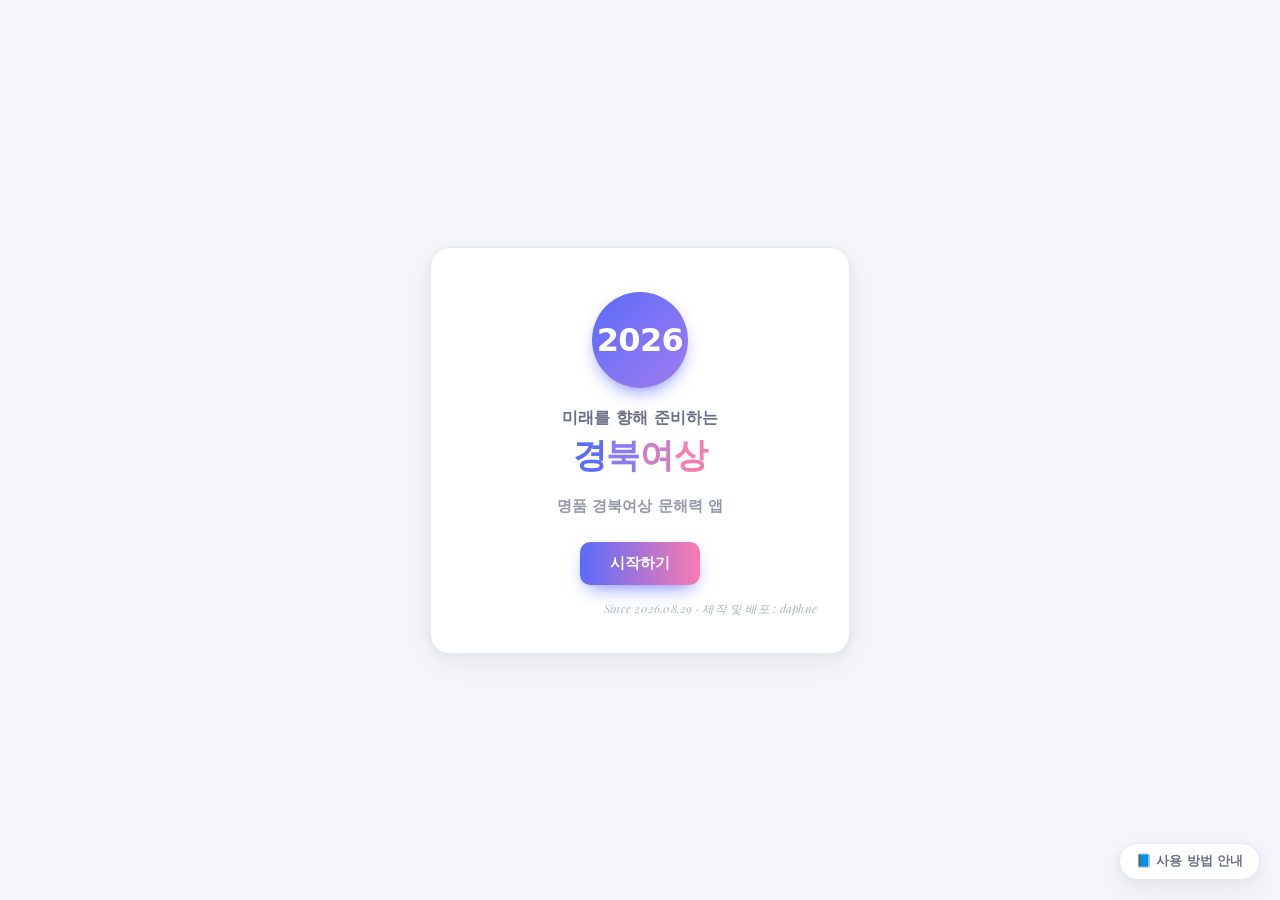
<file: index.html>
<!DOCTYPE html>
<html lang="ko">
<head>
<meta charset="UTF-8">
<meta name="viewport" content="width=device-width, initial-scale=1, maximum-scale=1">
<title>명품 경북여상 문해력 15분</title>
<meta name="description" content="특성화고 학생을 위한 하루 15분 문해력 학습">
<link rel="icon" href="assets/favicon.ico">
<link rel="icon" type="image/png" sizes="32x32" href="assets/favicon-32.png">
<link rel="apple-touch-icon" href="assets/apple-touch-icon.png">
<link rel="manifest" href="assets/manifest.json">
<link rel="preconnect" href="https://fonts.googleapis.com">
<link rel="preconnect" href="https://fonts.gstatic.com" crossorigin>
<link href="https://fonts.googleapis.com/css2?family=Playfair+Display:ital@1&display=swap" rel="stylesheet">
<link rel="stylesheet" href="css/style.css">
</head>
<body>

<div id="mobileOverlay" class="overlay" hidden></div>

<div class="app-shell">

  <header class="topbar">
    <button id="menuBtn" class="icon-btn" aria-label="메뉴 열기">
      <svg width="22" height="22" viewBox="0 0 24 24" fill="none"><path d="M3 6h18M3 12h18M3 18h18" stroke="currentColor" stroke-width="2" stroke-linecap="round"/></svg>
    </button>
    <div class="brand">
      <span class="brand-emoji">📖</span>
      <span class="brand-text">명품 경북여상 문해력 15분</span>
    </div>
    <div class="topbar-progress">
      <div class="progress-track"><div id="globalProgressBar" class="progress-fill"></div></div>
      <span id="globalProgressLabel" class="progress-label">0 / 80일</span>
    </div>
    <div class="topbar-actions">
      <a id="gameTopBtn" class="game-top" href="#game" title="게임" aria-label="게임"><span class="game-logo">GAME</span></a>
      <button id="winnersBtn" class="icon-btn winners-btn" aria-label="이번 주 위클리 행운아" title="이번 주 위클리 행운아">🎉</button>
      <div class="mileage-chip" id="mileageChip" title="학습 마일리지">
        <span class="mileage-coin">🪙</span><span id="mileageCount">0</span>
      </div>
      <div class="streak-chip" id="streakChip" title="연속 학습일">
        <span class="streak-flame">🔥</span><span id="streakCount">0</span>
      </div>
      <button id="themeBtn" class="icon-btn" aria-label="화면 모드 전환">
        <svg id="themeIcon" width="20" height="20" viewBox="0 0 24 24" fill="none"><path d="M12 3v1.5M12 19.5V21M4.2 4.2l1.1 1.1M18.7 18.7l1.1 1.1M3 12h1.5M19.5 12H21M4.2 19.8l1.1-1.1M18.7 5.3l1.1-1.1" stroke="currentColor" stroke-width="1.8" stroke-linecap="round"/><circle cx="12" cy="12" r="4.5" stroke="currentColor" stroke-width="1.8"/></svg>
      </button>
    </div>
  </header>

  <aside id="sidebar" class="sidebar">
    <div class="sidebar-header">
      <span>전체 학습 지도</span>
      <div class="sidebar-header-actions">
        <button id="adminSettingsBtn" class="icon-btn" aria-label="관리자 설정" title="관리자 설정">⚙️</button>
        <button id="closeSidebarBtn" class="icon-btn mobile-only" aria-label="닫기">✕</button>
      </div>
    </div>
    <nav id="sidebarNav" class="sidebar-nav"></nav>
  </aside>

  <main id="content" class="content"></main>

</div>

<script src="js/config.js"></script>
<script src="data/curriculum.js"></script>
<script src="data/content/w01.js"></script>
<script src="data/content/w02.js"></script>
<script src="data/content/w03.js"></script>
<script src="data/content/w04.js"></script>
<script src="data/content/w05.js"></script>
<script src="data/content/w06.js"></script>
<script src="data/content/w07.js"></script>
<script src="data/content/w08.js"></script>
<script src="data/content/w09.js"></script>
<script src="data/content/w10.js"></script>
<script src="data/content/w11.js"></script>
<script src="data/content/w12.js"></script>
<script src="data/content/w13.js"></script>
<script src="data/content/w14.js"></script>
<script src="data/content/w15.js"></script>
<script src="data/content/w16.js"></script>
<script src="data/content/w17.js"></script>
<script src="data/content/w18.js"></script>
<script src="data/content/w19.js"></script>
<script src="data/content/w20.js"></script>
<script src="data/content/w21.js"></script>
<script src="data/content/w22.js"></script>
<script src="data/content/w23.js"></script>
<script src="data/content/w24.js"></script>
<script src="data/content/w25.js"></script>
<script src="data/content/w26.js"></script>
<script src="data/content/w27.js"></script>
<script src="data/content/w28.js"></script>
<script src="data/content/w29.js"></script>
<script src="data/content/w30.js"></script>
<script src="data/content/w31.js"></script>
<script src="data/content/w32.js"></script>
<script src="data/content/w33.js"></script>
<script src="data/content/w34.js"></script>
<script src="js/splash.js"></script>
<script src="js/auth.js"></script>
<script src="js/admin.js"></script>
<script src="js/master.js"></script>
<script src="js/sync.js"></script>
<script src="js/scoreboard.js"></script>
<script src="js/winners.js"></script>
<script src="js/exam.js"></script>
<script src="js/game-hub.js"></script>
<script src="js/app.js"></script>
</body>
</html>
</file>
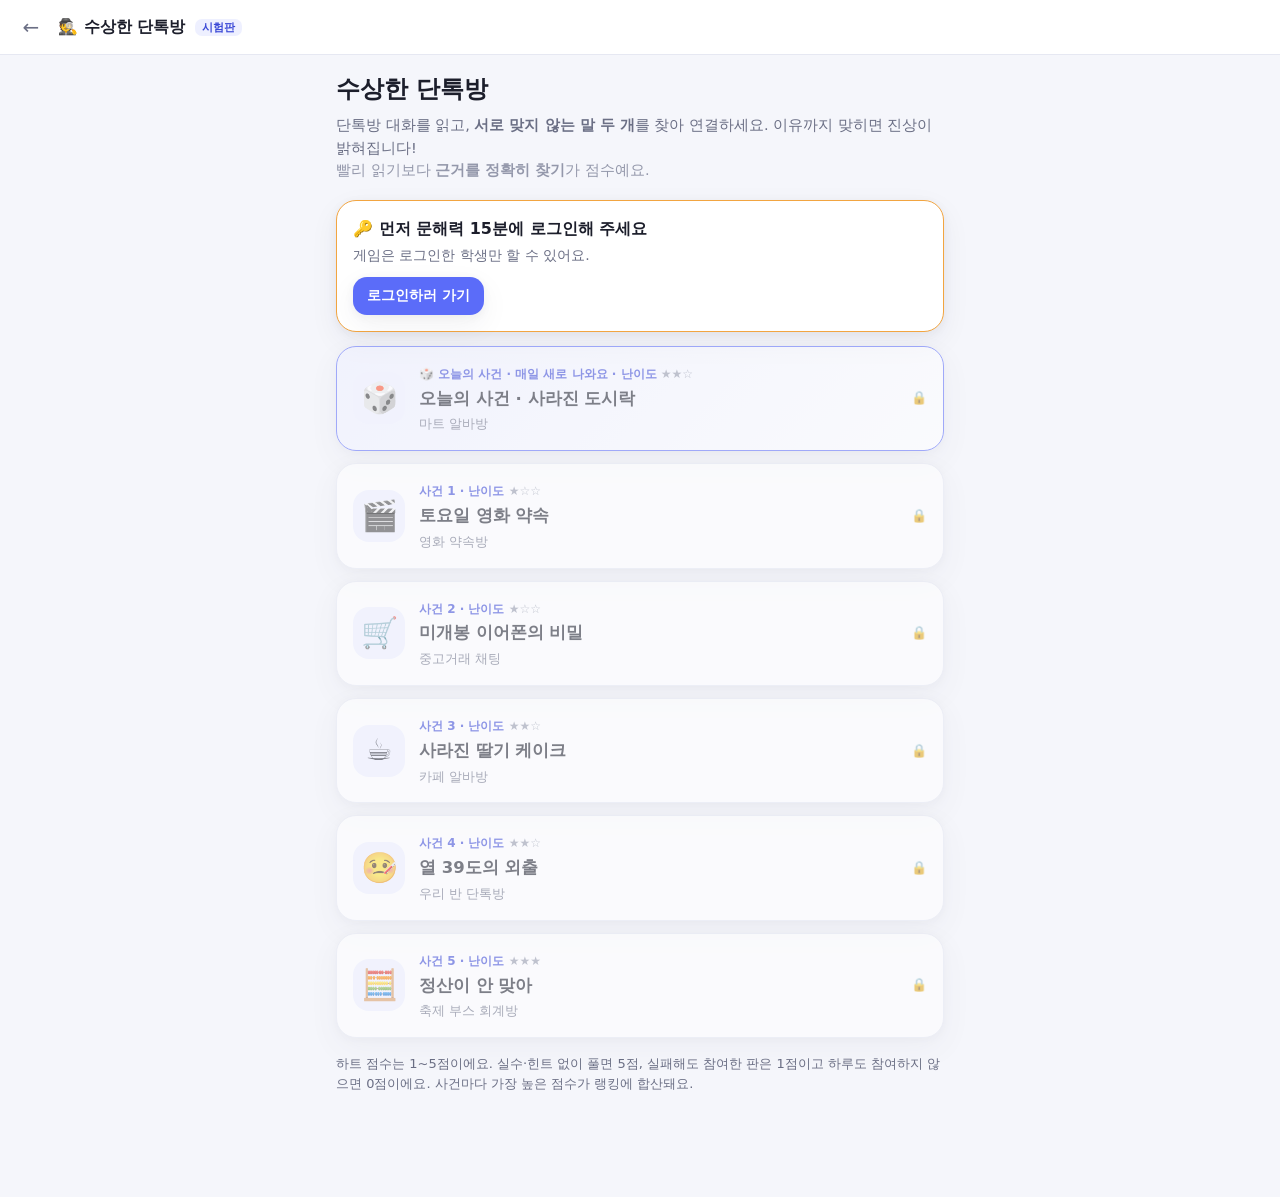
<file: games/chat-detective/index.html>
<!DOCTYPE html>
<html lang="ko">
<head>
<meta charset="UTF-8">
<meta name="viewport" content="width=device-width, initial-scale=1, viewport-fit=cover">
<meta name="robots" content="noindex">
<title>수상한 단톡방 (시험판)</title>
<link rel="stylesheet" href="style.css">
</head>
<body>
<header class="top">
  <a class="back" href="../../index.html" aria-label="문해력 15분으로 돌아가기">←</a>
  <div class="top-title">🕵️ 수상한 단톡방 <span class="beta">시험판</span></div>
  <div class="top-right" id="topRight"></div>
</header>
<main id="app" class="app" aria-live="polite"></main>
<script src="../../js/config.js"></script>
<script src="cases.js"></script>
<script src="cases-extra.js"></script>
<script src="daily.js"></script>
<script src="game.js"></script>
</body>
</html>
</file>
<file: css/style.css>
/* ============================================================
   문해력 15분 — 스타일시트
   ============================================================ */

:root{
  --bg: #f5f6fb;
  --bg-elevated: #ffffff;
  --bg-soft: #eef0fa;
  --text: #1c1e2b;
  --text-dim: #6b6f85;
  --text-faint: #9498ab;
  --border: #e6e8f2;
  --accent: #5b6cf9;
  --accent-dim: #eef0ff;
  --accent-text: #3a48d6;
  --good: #2fb380;
  --good-bg: #e6f8f0;
  --bad: #ef5c6b;
  --bad-bg: #fdeaec;
  --warn: #f2a541;
  --radius-lg: 20px;
  --radius-md: 14px;
  --radius-sm: 10px;
  --shadow: 0 2px 10px rgba(30,32,60,.05), 0 10px 30px rgba(30,32,60,.06);
  --shadow-sm: 0 1px 3px rgba(30,32,60,.08);
  --font: "Pretendard Variable", Pretendard, -apple-system, "Apple SD Gothic Neo", "Malgun Gothic", system-ui, sans-serif;
  --sidebar-w: 300px;
  --topbar-h: 62px;
}

:root[data-theme="dark"]{
  --bg: #14151f;
  --bg-elevated: #1b1d2b;
  --bg-soft: #21233366;
  --text: #eceefb;
  --text-dim: #a6a9c2;
  --text-faint: #6e7189;
  --border: #2b2d40;
  --accent: #7c88ff;
  --accent-dim: #262a4d;
  --accent-text: #aab2ff;
  --good: #45cc94;
  --good-bg: #123528;
  --bad: #ff7684;
  --bad-bg: #3a1c22;
  --warn: #f2b563;
  --shadow: 0 2px 10px rgba(0,0,0,.25), 0 10px 30px rgba(0,0,0,.3);
  --shadow-sm: 0 1px 3px rgba(0,0,0,.3);
}

@media (prefers-color-scheme: dark){
  :root:not([data-theme="light"]){
    --bg: #14151f;
    --bg-elevated: #1b1d2b;
    --bg-soft: #21233366;
    --text: #eceefb;
    --text-dim: #a6a9c2;
    --text-faint: #6e7189;
    --border: #2b2d40;
    --accent: #7c88ff;
    --accent-dim: #262a4d;
    --accent-text: #aab2ff;
    --good: #45cc94;
    --good-bg: #123528;
    --bad: #ff7684;
    --bad-bg: #3a1c22;
    --warn: #f2b563;
    --shadow: 0 2px 10px rgba(0,0,0,.25), 0 10px 30px rgba(0,0,0,.3);
    --shadow-sm: 0 1px 3px rgba(0,0,0,.3);
  }
}

*{ box-sizing: border-box; }
html,body{ height:100%; }
body{
  margin:0;
  background:var(--bg);
  color:var(--text);
  font-family:var(--font);
  -webkit-font-smoothing:antialiased;
  overflow-x:hidden;
}
button{ font-family:inherit; }
a{ color:inherit; }

/* ---------- layout ---------- */
.app-shell{
  display:grid;
  grid-template-columns: 1fr;
  grid-template-rows: var(--topbar-h) 1fr;
  grid-template-areas: "top" "main";
  min-height:100vh;
}
.topbar{
  grid-area: top;
  display:flex; align-items:center; gap:14px;
  padding: 0 18px;
  background:var(--bg-elevated);
  border-bottom:1px solid var(--border);
  position:sticky; top:0; z-index:20;
}
/* 사이드바는 화면 크기와 상관없이 기본적으로 숨겨진 드로어(서랍) 메뉴로 동작 */
.sidebar{
  background:var(--bg-elevated);
  border-right:1px solid var(--border);
  overflow-y:auto;
  position:fixed; top:0; left:0; height:100vh; width:min(88vw, 340px);
  transform:translateX(-105%); transition:transform .25s ease; z-index:30;
  box-shadow:var(--shadow);
}
.sidebar.open{ transform:translateX(0); }
.content{
  grid-area: main;
  padding: 28px 32px 80px;
  max-width: 880px;
  width:100%;
  margin:0 auto;
}

.icon-btn{
  display:inline-flex; align-items:center; justify-content:center;
  width:38px; height:38px; border-radius:50%;
  border:none; background:transparent; color:var(--text-dim);
  cursor:pointer; transition:background .15s;
}
.icon-btn:hover{ background:var(--bg-soft); color:var(--text); }
.mobile-only{ display:inline-flex; }

.brand{ display:flex; align-items:center; gap:8px; font-weight:800; font-size:17px; white-space:nowrap; }
.brand-emoji{ font-size:20px; }

.topbar-progress{ display:flex; align-items:center; gap:10px; flex:1; max-width:340px; margin-left:12px; }
.progress-track{ flex:1; height:8px; border-radius:99px; background:var(--bg-soft); overflow:hidden; }
.progress-fill{ height:100%; width:0%; border-radius:99px; background:linear-gradient(90deg,var(--accent),#8f7bff); transition:width .5s ease; }
.progress-label{ font-size:12.5px; color:var(--text-dim); white-space:nowrap; font-weight:600; }

.topbar-actions{ display:flex; align-items:center; gap:8px; margin-left:auto; min-width:0; }
.streak-chip{ display:flex; align-items:center; gap:5px; background:var(--bg-soft); padding:6px 12px; border-radius:99px; font-weight:700; font-size:13.5px; }
.streak-flame{ font-size:15px; }
.mileage-chip{
  display:flex; align-items:center; gap:5px; padding:6px 12px; border-radius:99px;
  font-weight:800; font-size:13.5px; color:#8a6300;
  background:linear-gradient(120deg,#ffe9a8,#ffd76a);
}
.mileage-coin{ font-size:15px; }

/* 깜짝 보너스 마일리지 팝업 */
.bonus-mileage-popup{
  position:fixed; top:50%; left:50%; z-index:120;
  transform:translate(-50%,-50%) scale(.6); opacity:0;
  transition:transform .4s cubic-bezier(.34,1.56,.64,1), opacity .3s ease;
  background:linear-gradient(135deg,var(--accent),#a17bf0 55%,#f97bb0);
  color:#fff; border-radius:var(--radius-lg); box-shadow:var(--shadow);
  padding:28px 40px; text-align:center; pointer-events:none;
}
.bonus-mileage-popup.show{ transform:translate(-50%,-50%) scale(1); opacity:1; }
.bonus-mileage-emoji{ font-size:34px; margin-bottom:6px; }
.bonus-mileage-text{ font-size:14px; font-weight:700; opacity:.9; margin-bottom:4px; }
.bonus-mileage-amount{ font-size:32px; font-weight:900; }
.bonus-mileage-amount span{ font-size:18px; margin-left:2px; }

/* ---------- sidebar ---------- */
.sidebar-header{
  display:flex; align-items:center; justify-content:space-between;
  padding:16px 18px 8px; font-size:12.5px; font-weight:800;
  color:var(--text-faint); letter-spacing:.03em; text-transform:uppercase;
}
.sidebar-header-actions{ display:flex; align-items:center; gap:2px; }
.sidebar-nav{ padding:4px 10px 24px; }

.week-group{ margin-bottom:4px; }
.week-head{
  display:flex; align-items:center; gap:10px; width:100%;
  padding:11px 10px; border:none; background:none; cursor:pointer;
  border-radius:var(--radius-sm); color:var(--text);
  font-family:inherit; text-align:left;
}
.week-head:hover{ background:var(--bg-soft); }
.week-badge{
  width:28px; height:28px; border-radius:8px; flex:none;
  display:flex; align-items:center; justify-content:center;
  font-size:12px; font-weight:800; background:var(--accent-dim); color:var(--accent-text);
}
.week-title{ flex:1; font-size:13.5px; font-weight:700; }
.exam-badge{ font-size:10px; font-weight:800; color:#c94b4b; background:#fdeaea; padding:1px 6px; border-radius:6px; margin-left:4px; white-space:nowrap; }
.week-meta{ font-size:11px; color:var(--text-faint); font-weight:600; }
.week-chevron{ transition:transform .2s; color:var(--text-faint); }
.week-group.open .week-chevron{ transform:rotate(90deg); }

.week-days{ display:none; padding:2px 0 10px 6px; }
.week-group.open .week-days{ display:block; }

.day-item{
  display:flex; align-items:center; gap:10px;
  padding:9px 10px 9px 14px; margin:1px 0;
  border-radius:var(--radius-sm); cursor:pointer;
  border-left:2px solid var(--border);
  font-size:13px; color:var(--text-dim);
}
.day-item:hover{ background:var(--bg-soft); color:var(--text); }
.day-item.active{ background:var(--accent-dim); color:var(--accent-text); border-left-color:var(--accent); font-weight:700; }
.day-item.done .day-dot{ background:var(--good); border-color:var(--good); }
.day-item.done .day-dot::after{ content:"✓"; color:#fff; font-size:9px; }
.day-item.locked{ opacity:.5; }

/* 정기고사 메뉴: 시험이 열리면(응시 가능) 강조, 아직 일정 전이면 흐리게 */
.exam-group{ margin-bottom:10px; padding-bottom:8px; border-bottom:1px solid var(--border); }
.exam-section-head{ cursor:default; }
.exam-section-head:hover{ background:none; }
.exam-file-item{ text-decoration:none; }
.exam-file-item.exam-wait{ opacity:.45; cursor:default; }
.exam-file-item.exam-wait:hover{ background:none; color:var(--text-dim); }
.exam-file-item.exam-open{ font-weight:700; color:var(--text); border-left-color:var(--accent); }
.exam-file-item.exam-open .day-tag{ background:var(--accent); color:#fff; }

/* 전체 학습지 PDF 링크: 정기고사와 달리 실제로 눌러서 여는 링크이므로
   흐리게 표시하지 않고, 정기고사 목록과는 얇은 구분선으로만 분리 */
.resource-group{ margin-bottom:10px; padding-bottom:8px; border-bottom:1px solid var(--border); }
.resource-file-item{ text-decoration:none; font-weight:600; }

.day-dot{
  width:18px; height:18px; border-radius:50%; flex:none;
  border:2px solid var(--text-faint);
  display:flex; align-items:center; justify-content:center;
}
.day-type-icon{ font-size:13px; flex:none; }
.day-label{ flex:1; line-height:1.3; }
.day-tag{
  font-size:9.5px; font-weight:800; padding:2px 6px; border-radius:6px;
  background:var(--bg-soft); color:var(--text-faint); flex:none;
}

/* ---------- content: shared ---------- */
.worksheet-tip{
  display:flex; align-items:flex-start; gap:8px;
  background:var(--accent-dim); color:var(--accent-text);
  border-radius:var(--radius-md); padding:12px 16px;
  font-size:13.5px; font-weight:700; line-height:1.5; margin-bottom:16px;
}
.crumb{ font-size:12.5px; color:var(--text-faint); font-weight:700; margin-bottom:6px; display:flex; align-items:center; gap:6px;}
.unit-chip{ padding:2px 9px; border-radius:99px; font-weight:800; font-size:11px; color:#fff; }
.page-title{ font-size:26px; font-weight:900; margin:2px 0 6px; letter-spacing:-.01em; }
.page-sub{ color:var(--text-dim); font-size:14.5px; line-height:1.6; margin-bottom:26px; }

.card{
  background:var(--bg-elevated);
  border:1px solid var(--border);
  border-radius:var(--radius-lg);
  box-shadow:var(--shadow-sm);
  padding:22px 24px;
  margin-bottom:18px;
}

/* vocab card */
.word-card{ position:relative; overflow:hidden; }
.word-card::before{
  content:""; position:absolute; left:0; top:0; bottom:0; width:5px;
  background:var(--accent);
}
.word-head{ display:flex; align-items:baseline; gap:12px; flex-wrap:wrap; margin-bottom:4px; }
.word-term{ font-size:22px; font-weight:900; }
.word-hanja{ font-size:13.5px; color:var(--text-faint); font-weight:600; }
.word-def{ font-size:15.5px; line-height:1.65; margin:8px 0 10px; }
.word-example{
  font-size:14px; line-height:1.6; color:var(--text-dim);
  background:var(--bg-soft); border-radius:var(--radius-sm);
  padding:10px 14px;
}
.word-example b{ color:var(--accent-text); font-weight:800; }
.word-note{
  margin-top:10px; font-size:12.5px; color:var(--text-faint);
  border-top:1px dashed var(--border); padding-top:8px;
}

.confusable-box{
  background:linear-gradient(135deg,var(--accent-dim),transparent);
  border:1px solid var(--border);
}
.confusable-title{ display:flex; align-items:center; gap:8px; font-weight:900; font-size:15px; margin-bottom:14px; }
.confusable-grid{ display:grid; grid-template-columns:1fr auto 1fr; gap:14px; align-items:stretch; }
.confusable-side{ background:var(--bg-elevated); border:1px solid var(--border); border-radius:var(--radius-md); padding:14px 16px; }
.confusable-side h4{ margin:0 0 6px; font-size:16.5px; }
.confusable-side p{ margin:0 0 8px; font-size:13.5px; color:var(--text-dim); line-height:1.55; }
.confusable-side .ex{ font-size:12.5px; color:var(--text-faint); }
.confusable-vs{ align-self:center; font-weight:900; color:var(--text-faint); font-size:13px; }
.confusable-tip{ margin-top:12px; font-size:13px; color:var(--accent-text); background:var(--bg-elevated); border-radius:var(--radius-sm); padding:10px 12px; }

/* checkpoint / blank sentence */
.checkpoint{ }
.checkpoint-label{ font-size:12px; font-weight:800; color:var(--accent-text); background:var(--accent-dim); display:inline-block; padding:3px 9px; border-radius:7px; margin-bottom:10px; }
.blank-sentence{ font-size:15.5px; line-height:2.1; }
.blank-btn-group{ display:inline-flex; gap:6px; vertical-align:middle; margin:0 3px; }
.blank-opt{
  border:1.5px solid var(--border); background:var(--bg-elevated);
  border-radius:8px; padding:3px 12px; font-size:14px; font-weight:700;
  color:var(--text-dim); cursor:pointer; transition:.15s;
}
.blank-opt:hover{ border-color:var(--accent); }
.blank-opt.selected{ border-color:var(--accent); background:var(--accent-dim); color:var(--accent-text); }
.blank-opt.correct{ border-color:var(--good); background:var(--good-bg); color:var(--good); }
.blank-opt.incorrect{ border-color:var(--bad); background:var(--bad-bg); color:var(--bad); }

/* 빈칸 정답(반짝)·오답(흔들림) 효과 */
.blank-opt{ position:relative; }
.blank-opt.fx-correct{ animation:blankPop .55s cubic-bezier(.2,.9,.3,1.3); z-index:2; }
.blank-opt.fx-wrong{ animation:blankShake .45s ease-in-out; }
@keyframes blankPop{
  0%{ transform:scale(1); box-shadow:0 0 0 0 var(--good); }
  35%{ transform:scale(1.24); }
  65%{ transform:scale(.97); }
  100%{ transform:scale(1); box-shadow:0 0 0 12px transparent; }
}
@keyframes blankShake{
  0%,100%{ transform:translateX(0); }
  15%{ transform:translateX(-7px); }
  30%{ transform:translateX(6px); }
  45%{ transform:translateX(-5px); }
  60%{ transform:translateX(4px); }
  75%{ transform:translateX(-2px); }
}
.blank-spark{
  position:absolute; left:50%; top:50%; pointer-events:none;
  font-size:13px; line-height:1; color:#f5b301; opacity:0;
  animation:blankSpark .75s ease-out forwards;
}
@keyframes blankSpark{
  0%{ opacity:1; transform:translate(-50%,-50%) scale(.3) rotate(0deg); }
  55%{ opacity:1; }
  100%{ opacity:0; transform:translate(calc(-50% + var(--dx)), calc(-50% + var(--dy))) scale(1.15) rotate(120deg); }
}
@media (prefers-reduced-motion: reduce){
  .blank-opt.fx-correct, .blank-opt.fx-wrong{ animation:none; }
  .blank-spark{ display:none; }
}

/* quiz items (mcq/fill) */
.quiz-item{ margin-bottom:20px; }
.quiz-item:last-child{ margin-bottom:0; }
.quiz-num{ display:inline-flex; align-items:center; justify-content:center; width:24px; height:24px; border-radius:7px; background:var(--bg-soft); color:var(--text-dim); font-size:12px; font-weight:800; margin-right:8px; }
.quiz-prompt{ font-size:15px; font-weight:700; line-height:1.55; margin-bottom:10px; }
.quiz-prompt b{ text-decoration:underline; text-underline-offset:3px; text-decoration-thickness:2px; font-weight:800; }
.quiz-hint{ font-size:12.5px; color:var(--text-faint); font-weight:600; margin-bottom:8px; }
.mcq-options{ display:grid; gap:8px; }
.mcq-opt{
  display:flex; align-items:center; gap:10px;
  border:1.5px solid var(--border); border-radius:var(--radius-sm);
  padding:11px 14px; cursor:pointer; font-size:14.5px; background:var(--bg-elevated);
  transition:.15s;
}
.mcq-opt:hover{ border-color:var(--accent); }
.mcq-opt.selected{ border-color:var(--accent); background:var(--accent-dim); }
.mcq-opt.correct{ border-color:var(--good); background:var(--good-bg); }
.mcq-opt.incorrect{ border-color:var(--bad); background:var(--bad-bg); }
.opt-mark{ width:20px; height:20px; border-radius:50%; border:1.5px solid var(--text-faint); flex:none; display:flex; align-items:center; justify-content:center; font-size:11px; color:transparent; }
.mcq-opt.correct .opt-mark{ background:var(--good); border-color:var(--good); color:#fff; }
.mcq-opt.incorrect .opt-mark{ background:var(--bad); border-color:var(--bad); color:#fff; }

.fill-row{ display:flex; align-items:center; gap:10px; flex-wrap:wrap; }
.fill-input{
  border:1.5px solid var(--border); border-radius:var(--radius-sm);
  padding:10px 14px; font-size:16px; font-family:inherit; width:180px;
  background:var(--bg-elevated); color:var(--text);
}
.fill-input:focus{ outline:none; border-color:var(--accent); }
.fill-input.correct{ border-color:var(--good); background:var(--good-bg); }
.fill-input.incorrect{ border-color:var(--bad); background:var(--bad-bg); }
.fill-feedback{ font-size:13px; font-weight:700; }
.fill-feedback.correct{ color:var(--good); }
.fill-feedback.incorrect{ color:var(--bad); }

/* passage */
.passage-box{
  background:var(--bg-soft); border-radius:var(--radius-md);
  padding:20px 22px; font-size:15px; line-height:1.85; white-space:pre-line;
  margin-bottom:8px;
}
.passage-box b{ color:var(--accent-text); }

/* buttons */
.btn{
  display:inline-flex; align-items:center; justify-content:center; gap:8px;
  border:none; border-radius:var(--radius-sm); padding:13px 22px;
  font-size:15px; font-weight:800; cursor:pointer; transition:.15s; font-family:inherit;
  text-decoration:none;
}
.btn-primary{ background:var(--accent); color:#fff; box-shadow:0 8px 20px -8px var(--accent); }
.btn-primary:hover{ filter:brightness(1.06); }
.btn-primary:disabled{ opacity:.45; cursor:not-allowed; box-shadow:none; }
.btn-ghost{ background:var(--bg-soft); color:var(--text); }
.btn-ghost:hover{ background:var(--border); }
.btn-row{ display:flex; gap:10px; justify-content:flex-end; margin-top:22px; }

/* section titles */
.section-title{ display:flex; align-items:center; gap:8px; font-size:16px; font-weight:900; margin:34px 0 14px; }
.section-title .num{ background:var(--accent); color:#fff; width:26px; height:26px; border-radius:8px; display:flex; align-items:center; justify-content:center; font-size:13px; }
.section-desc{ font-size:13px; color:var(--text-faint); margin:-8px 0 14px; }

/* quote */
.quote-card{ text-align:center; background:linear-gradient(135deg,var(--accent-dim),transparent); }
.quote-label{ font-size:12px; font-weight:800; color:var(--accent-text); margin-bottom:10px; }
.quote-text{ font-size:17px; font-weight:800; font-style:italic; line-height:1.5; }
.quote-author{ margin-top:8px; font-size:13px; color:var(--text-dim); }

/* result summary */
.result-card{ text-align:center; padding:36px 24px; }
.result-emoji{ font-size:44px; margin-bottom:8px; }
.result-score{ font-size:34px; font-weight:900; margin-bottom:4px; }
.result-msg{ color:var(--text-dim); font-size:14.5px; }

/* placeholder (coming soon) */
.placeholder-card{ text-align:center; padding:60px 24px; color:var(--text-dim); }
.placeholder-emoji{ font-size:40px; margin-bottom:10px; }

/* toast */
.toast{
  position:fixed; bottom:24px; left:50%; transform:translateX(-50%) translateY(20px);
  background:var(--text); color:var(--bg); padding:12px 22px; border-radius:99px;
  font-size:14px; font-weight:700; opacity:0; transition:.25s; pointer-events:none; z-index:100;
  box-shadow:var(--shadow);
}
.toast.show{ opacity:1; transform:translateX(-50%) translateY(0); }

/* ---------- splash ---------- */
.splash-wrap{
  position:fixed; inset:0; z-index:80; background:var(--bg);
  display:flex; align-items:center; justify-content:center; padding:24px;
}
.splash-card{
  width:100%; max-width:420px; text-align:center;
  background:var(--bg-elevated); border:1px solid var(--border);
  border-radius:var(--radius-lg); box-shadow:var(--shadow);
  padding:44px 32px 36px;
}
.splash-year{
  display:flex; align-items:center; justify-content:center;
  width:96px; height:96px; margin:0 auto 20px; border-radius:50%;
  background:linear-gradient(135deg,var(--accent),#a17bf0);
  color:#fff; font-size:32px; font-weight:900; letter-spacing:-.02em;
  box-shadow:0 8px 20px -8px var(--accent);
}
.splash-title{ display:flex; flex-direction:column; gap:4px; margin-bottom:18px; }
.splash-title-sm{ font-size:16px; font-weight:700; color:var(--text-dim); }
.splash-title-lg{
  font-size:34px; font-weight:900; letter-spacing:-.01em;
}
/* 그라데이션 배경-클리핑 방식이 일부 환경에서 안 보이는 문제가 있어,
   글자마다 고정 색상 + 밝기/글로우 애니메이션만 쓰는 방식으로 변경.
   (배경 클리핑에 의존하지 않아 어떤 브라우저에서도 확실히 보인다) */
.title-char{
  display:inline-block;
  animation: titleCharCombined 6s ease-in-out infinite;
}
.title-char:nth-child(1){ color:#5b6cf9; animation-delay:0s; }
.title-char:nth-child(2){ color:#8b7bf3; animation-delay:.25s; }
.title-char:nth-child(3){ color:#d17cc8; animation-delay:.5s; }
.title-char:nth-child(4){ color:#f97bb0; animation-delay:.75s; }
/* 0%: 꺼짐 → 6%: 순서대로 팟! 켜짐 → 16~44%: 유지
   → 50%: 다시 한 번 순서대로 반짝(샤인 대체) → 58~84%: 유지 → 92~100%: 꺼짐(반복) */
@keyframes titleCharCombined{
  0%{ opacity:0; filter:brightness(.5) drop-shadow(0 0 0 rgba(255,255,255,0)); }
  6%{ opacity:1; filter:brightness(1.7) drop-shadow(0 0 10px rgba(255,255,255,.6)); }
  16%, 44%{ opacity:1; filter:brightness(1) drop-shadow(0 0 0 rgba(255,255,255,0)); }
  50%{ opacity:1; filter:brightness(2.1) drop-shadow(0 0 16px rgba(255,255,255,.9)); }
  58%, 84%{ opacity:1; filter:brightness(1) drop-shadow(0 0 0 rgba(255,255,255,0)); }
  92%, 100%{ opacity:0; filter:brightness(.5) drop-shadow(0 0 0 rgba(255,255,255,0)); }
}
.splash-sub{ font-size:15px; font-weight:700; color:var(--text-faint); margin-bottom:26px; }
.splash-btn{
  padding:12px 30px; cursor:pointer; border:none;
  background:linear-gradient(270deg, #5b6cf9, #a17bf0, #f97bb0, #5b6cf9);
  background-size:300% 300%;
  animation:splashBtnShift 6s ease-in-out infinite;
}
@keyframes splashBtnShift{
  0%{ background-position:0% 50%; }
  50%{ background-position:100% 50%; }
  100%{ background-position:0% 50%; }
}
.splash-credit{
  margin-top:16px; text-align:right;
  font-family:"Playfair Display", Georgia, serif; font-style:italic;
  font-size:11.5px; letter-spacing:.02em; color:var(--text-faint); opacity:.75;
}

.splash-guide-link{
  position:absolute; right:20px; bottom:20px; z-index:81;
  display:flex; align-items:center; gap:6px;
  padding:9px 16px; border:1px solid var(--border); border-radius:99px;
  background:var(--bg-elevated); color:var(--text-dim);
  font-size:12.5px; font-weight:700; cursor:pointer;
  box-shadow:var(--shadow); transition:.15s;
}
.splash-guide-link:hover{ color:var(--text); background:var(--bg-soft); }

/* ---------- login ---------- */
body.pre-login .sidebar,
body.pre-login #menuBtn,
body.pre-login .topbar-progress,
body.pre-login .streak-chip,
body.pre-login .game-top,
body.pre-login .mileage-chip{ display:none; }

.login-wrap{ display:flex; justify-content:center; padding-top:6vh; }
.login-card{
  width:100%; max-width:400px; background:var(--bg-elevated);
  border:1px solid var(--border); border-radius:var(--radius-lg);
  box-shadow:var(--shadow); padding:36px 30px; text-align:center;
}
.login-emoji{ font-size:40px; margin-bottom:6px; }
.login-title{ font-size:22px; font-weight:900; margin:0 0 6px; }
.login-sub{ font-size:13.5px; color:var(--text-dim); margin:0 0 22px; line-height:1.6; }
.login-grid{ display:grid; grid-template-columns:1fr 1fr 1fr; gap:10px; margin-bottom:12px; }
.login-grid-2{ display:grid; grid-template-columns:1fr 1fr; gap:10px; margin-bottom:12px; }
.login-field{ display:flex; flex-direction:column; gap:6px; text-align:left; }
.login-field span{ font-size:12px; font-weight:700; color:var(--text-faint); }
.login-field input{
  border:1.5px solid var(--border); border-radius:var(--radius-sm);
  padding:11px 12px; font-size:16px; font-family:inherit;
  background:var(--bg-soft); color:var(--text); width:100%; text-align:center;
}
.login-field input::placeholder{ color:var(--text-faint); opacity:.55; }
.login-name input{ text-align:left; }
.login-field input:focus{ outline:none; border-color:var(--accent); background:var(--bg-elevated); }
.login-error{ color:var(--bad); font-size:13px; font-weight:700; margin-bottom:10px; }
.login-btn{ width:100%; margin-top:6px; padding:14px; font-size:15.5px; }
.login-note{ font-size:11.5px; color:var(--text-faint); margin-top:16px; line-height:1.5; }
.login-name-hint{
  font-size:13px; font-weight:700; text-align:left;
  padding:9px 12px; border-radius:var(--radius-sm); margin:-2px 0 12px;
}
.login-name-hint.ok{ background:var(--good-bg); color:var(--good); }
.login-name-hint.warn{ background:var(--bad-bg); color:var(--bad); }
.login-name-hint.loading{ background:var(--bg-soft); color:var(--text-faint); animation:loginHintBlink 1.1s ease-in-out infinite; }
@keyframes loginHintBlink{ 0%,100%{ opacity:1; } 50%{ opacity:.35; } }
.login-admin-link{
  display:block; width:100%; margin-top:18px; padding:6px;
  background:none; border:none; font-family:inherit;
  font-size:12px; color:var(--text-faint); text-decoration:underline;
  cursor:pointer;
}
.login-admin-link:hover{ color:var(--text-dim); }
.login-admin-link + .login-admin-link{ margin-top:2px; }

/* ---------- profile chip ---------- */
.profile-chip{
  position:relative; display:flex; align-items:center; gap:6px;
  background:var(--bg-soft); border-radius:99px; padding:5px 12px 5px 6px;
  font-size:13px; font-weight:700;
  min-width:0;
}
.score-icon-btn{
  display:flex; align-items:center; justify-content:center;
  width:26px; height:26px; border-radius:50%; border:none;
  background:transparent; cursor:pointer; font-size:14px; flex:none;
}
.score-icon-btn:hover{ background:var(--border); }
.profile-avatar, .profile-label{ cursor:pointer; }
.profile-label{ white-space:nowrap; overflow:hidden; text-overflow:ellipsis; max-width:70px; min-width:0; }
.profile-avatar{
  width:26px; height:26px; border-radius:50%; background:var(--accent); color:#fff;
  display:flex; align-items:center; justify-content:center; font-size:12.5px; font-weight:800; flex:none;
}
.profile-menu{
  position:absolute; top:calc(100% + 8px); right:0; z-index:40;
  background:var(--bg-elevated); border:1px solid var(--border); border-radius:var(--radius-md);
  box-shadow:var(--shadow); padding:12px; width:200px; text-align:left;
}
.profile-menu-info{ font-size:12.5px; color:var(--text-dim); margin-bottom:10px; font-weight:700; }
.profile-menu-btn{
  width:100%; border:none; background:var(--bg-soft); color:var(--text);
  padding:9px 10px; border-radius:var(--radius-sm); font-size:13px; font-weight:700; cursor:pointer;
}
.profile-menu-btn:hover{ background:var(--bad-bg); color:var(--bad); }

/* ---------- score modal ---------- */
.modal-overlay{
  position:fixed; inset:0; background:rgba(10,10,20,.5); z-index:60;
  display:flex; align-items:center; justify-content:center; padding:20px;
}
.modal-panel{
  background:var(--bg-elevated); border-radius:var(--radius-lg); box-shadow:var(--shadow);
  width:100%; max-width:560px; max-height:88vh; overflow-y:auto; padding:22px 24px 26px;
}
.modal-head{ display:flex; align-items:center; justify-content:space-between; margin-bottom:14px; }
.modal-title{ font-size:17px; font-weight:900; }
.score-loading{ padding:40px 0; text-align:center; color:var(--text-dim); font-size:14px; }
.score-empty{ padding:36px 10px; text-align:center; color:var(--text-dim); font-size:14px; line-height:1.7; }

.score-summary{ display:grid; grid-template-columns:repeat(3,1fr); gap:10px; margin-bottom:16px; }
.score-stat{
  display:flex; flex-direction:column; align-items:center; gap:2px;
  background:var(--bg-soft); border-radius:var(--radius-sm); padding:12px 8px;
}
.stat-num{ font-size:20px; font-weight:900; color:var(--accent-text); }
.stat-label{ font-size:11.5px; color:var(--text-faint); font-weight:700; }

.score-chart{ width:100%; height:150px; display:block; margin-bottom:16px; }

.score-table-wrap{ max-height:240px; overflow-y:auto; border:1px solid var(--border); border-radius:var(--radius-sm); }
.admin-modal{ max-width:640px; }
.admin-table-wrap{ max-height:360px; }
.score-table{ width:100%; border-collapse:collapse; font-size:12.5px; }
.score-table th{
  position:sticky; top:0; background:var(--bg-soft); text-align:left;
  padding:8px 10px; font-weight:800; color:var(--text-dim); border-bottom:1px solid var(--border);
}
.score-table td{ padding:8px 10px; border-bottom:1px solid var(--border); color:var(--text); }
.score-table tr:last-child td{ border-bottom:none; }
.score-cell{ font-weight:800; color:var(--accent-text); text-align:right; }
.score-note{ margin-top:12px; font-size:11.5px; color:var(--text-faint); line-height:1.6; background:var(--bg-soft); padding:10px 12px; border-radius:var(--radius-sm); }

/* winners */
.winners-btn{ font-size:17px; }
.winners-sub{ font-size:12.5px; color:var(--text-dim); font-weight:600; margin-bottom:14px; text-align:center; }
.winners-list{ list-style:none; margin:0 0 4px; padding:0; display:flex; flex-direction:column; gap:8px; }
.winner-item{
  display:flex; align-items:center; gap:12px;
  background:var(--bg-soft); border-radius:var(--radius-sm); padding:11px 14px;
}
.winner-rank{
  width:26px; height:26px; border-radius:50%; flex:none;
  background:linear-gradient(135deg,var(--accent),#a17bf0); color:#fff;
  display:flex; align-items:center; justify-content:center; font-size:12.5px; font-weight:900;
}
.winner-label{ font-size:14px; font-weight:700; }

/* ---------- mobile ---------- */
.overlay{ position:fixed; inset:0; background:rgba(10,10,20,.45); z-index:29; }
@media (max-width: 880px){
  .content{ padding:20px 16px 70px; }
  .topbar{ padding:0 12px; gap:10px; }
  .topbar-progress{ display:none; }
  .brand{ display:none; }
  .confusable-grid{ grid-template-columns:1fr; }
  .confusable-vs{ display:none; }
  .page-title{ font-size:22px; }

  /* 사이드바 메뉴 글씨를 휴대폰에서도 읽기 편하게 확대 */
  .week-title{ font-size:15.5px; }
  .week-meta{ font-size:12.5px; }
  .week-badge{ width:30px; height:30px; font-size:13px; }
  .day-item{ font-size:14.5px; padding:11px 10px 11px 14px; }
  .day-tag{ font-size:11px; padding:3px 7px; }
  .exam-section-head .week-title{ font-size:16px; }

  /* 시작 팝업(스플래시)을 휴대폰에서 훨씬 크고 확실하게 표시 */
  .splash-card{
    max-width:560px; width:100%;
    border:none; box-shadow:none; background:transparent;
    padding:12px 12px 36px;
  }
  .splash-year{ width:130px; height:130px; font-size:40px; margin-bottom:30px; }
  .splash-title{ gap:10px; margin-bottom:26px; }
  .splash-title-sm{ font-size:20px; }
  .splash-title-lg{ font-size:52px; }
  .splash-sub{ font-size:19px; margin-bottom:40px; }
  .splash-btn{ width:100%; padding:20px 30px; font-size:19px; }
}


/* ============ 정기시험 응시 화면 ============ */
.exam-intro{ text-align:center; padding:34px 22px; }
.exam-intro-emoji{ font-size:44px; margin-bottom:6px; }
.exam-intro .page-title, .exam-intro .page-sub{ text-align:center; }
.exam-rules{ text-align:left; max-width:560px; margin:18px auto 22px; padding-left:20px; line-height:1.8; font-size:14.5px; color:var(--text-dim); }
.exam-rules li{ margin-bottom:6px; }
.exam-intro .btn-row{ justify-content:center; }
.exam-pw{ width:min(100%,260px); text-align:center; margin:6px auto 10px; display:block; }
.exam-intro .login-error{ margin:0 auto 10px; }
.exam-message-title{ font-weight:800; font-size:16px; margin-bottom:6px; }
.exam-message-body{ color:var(--text-dim); line-height:1.7; }
.exam-message-actions{ justify-content:center; margin-top:16px; }

.exam-paper-head{ margin-bottom:6px; }
.exam-q{ margin-bottom:14px; scroll-margin-top:72px; }
.exam-q.answered{ border-color:var(--accent); }
.exam-q-head{ display:flex; align-items:center; gap:8px; margin-bottom:12px; }
.exam-q-meta{ font-size:12px; font-weight:700; color:var(--text-faint); }
.exam-q .passage-box{ margin-bottom:12px; font-size:14.5px; }
.exam-stem{ margin-bottom:8px; }
.exam-shown{
  background:var(--bg-soft); border-radius:var(--radius-sm);
  padding:12px 14px; margin-bottom:12px; line-height:1.7; font-size:15px; white-space:pre-line;
}
.exam-ul{ text-decoration:underline; text-underline-offset:3px; text-decoration-thickness:2px; font-weight:800; }
.exam-opt{ min-height:48px; user-select:none; -webkit-tap-highlight-color:transparent; }
.exam-opt-no{ font-weight:800; color:var(--text-faint); width:22px; flex:none; text-align:center; }
.exam-opt.selected .exam-opt-no{ color:var(--accent-text); }
.exam-opt-text{ flex:1; line-height:1.5; }
.exam-opt-mine{ font-size:11px; font-weight:800; padding:2px 7px; border-radius:6px; background:var(--bg-soft); color:var(--text-dim); flex:none; }
.exam-short{ width:min(100%,320px); }
.exam-essay{
  width:100%; box-sizing:border-box; border:1.5px solid var(--border); border-radius:var(--radius-sm);
  padding:12px 14px; font-size:16px; line-height:1.6; font-family:inherit; resize:vertical;
  background:var(--bg-elevated); color:var(--text);
}
.exam-essay:focus{ outline:none; border-color:var(--accent); }
.exam-essay-count{ text-align:right; font-size:12px; color:var(--text-faint); margin-top:4px; }

.exam-bar{
  position:sticky; bottom:0; z-index:15; display:flex; align-items:center; justify-content:space-between; gap:12px;
  background:var(--bg-elevated); border-top:1px solid var(--border); box-shadow:0 -6px 18px rgba(0,0,0,.08);
  padding:12px 16px; margin:18px -4px 0; border-radius:var(--radius-md) var(--radius-md) 0 0;
}
.exam-bar-info{ display:flex; flex-direction:column; gap:2px; font-size:13px; min-width:0; }
.exam-bar-count{ font-weight:800; }
.exam-bar-time{ color:var(--text-dim); font-variant-numeric:tabular-nums; }
.exam-bar-time.warn{ color:var(--bad); font-weight:800; }
.exam-bar-save{ color:var(--text-faint); font-size:12px; }
.exam-submit-btn{ flex:none; min-width:112px; }
.exam-confirm-body{ white-space:pre-line; margin-bottom:14px; }

.exam-result{ margin-bottom:6px; }
.exam-result-name{ font-weight:800; color:var(--text-dim); margin-bottom:6px; }
.exam-pending{ margin:12px auto 0; max-width:420px; font-size:13px; line-height:1.6; color:var(--accent-text); background:var(--accent-dim); border-radius:var(--radius-sm); padding:10px 12px; }
.exam-submitted-at{ margin-top:12px; font-size:12px; color:var(--text-faint); }
.exam-q-got{ margin-left:auto; font-weight:800; font-size:13px; color:var(--text-dim); }
.exam-badge-r{ font-size:11px; font-weight:800; padding:2px 8px; border-radius:6px; }
.exam-badge-ok{ background:var(--good-bg); color:var(--good); }
.exam-badge-bad{ background:var(--bad-bg); color:var(--bad); }
.exam-badge-pending{ background:var(--accent-dim); color:var(--accent-text); }
.exam-r-ok{ border-color:var(--good); }
.exam-r-bad{ border-color:var(--bad); }
.exam-ans-row{ display:flex; gap:10px; align-items:flex-start; padding:9px 12px; border-radius:var(--radius-sm); background:var(--bg-soft); margin-bottom:8px; font-size:14.5px; line-height:1.6; }
.exam-ans-right{ background:var(--good-bg); }
.exam-ans-label{ font-weight:800; font-size:12px; color:var(--text-dim); flex:none; width:56px; padding-top:2px; }
.exam-ans-text{ flex:1; white-space:pre-line; }
.exam-explain{ margin-top:10px; padding:10px 12px; border-left:3px solid var(--accent); background:var(--accent-dim); border-radius:0 var(--radius-sm) var(--radius-sm) 0; font-size:13.5px; line-height:1.7; color:var(--text-dim); }

@media (max-width:600px){
  .exam-bar{ padding:10px 12px; margin:16px -8px 0; }
  .exam-submit-btn{ min-width:96px; padding-left:14px; padding-right:14px; }
}


/* ============ 첫 로그인 환영 팝업 ============ */
.welcome-panel{ max-width:480px; text-align:left; padding:26px 24px 24px; }
.welcome-emoji{ font-size:40px; text-align:center; margin-bottom:4px; }
.welcome-title{ font-size:19px; font-weight:900; text-align:center; margin:0 0 4px; }
.welcome-sub{ text-align:center; color:var(--text-dim); font-size:14px; margin:0 0 16px; }
.welcome-list{ margin:0 0 14px; padding-left:22px; font-size:14.5px; line-height:1.65; }
.welcome-list li{ margin-bottom:9px; padding-left:2px; }
.welcome-list li::marker{ font-weight:800; color:var(--accent-text); }
.welcome-list b{ color:var(--accent-text); }
.welcome-prize{
  background:var(--accent-dim); color:var(--accent-text); border-radius:var(--radius-sm);
  padding:11px 13px; font-size:13.5px; font-weight:700; line-height:1.6; margin-bottom:16px;
}


/* ============ 마스터(admin) 전교 출결 대시보드 ============ */
.master-overlay{ position:fixed; inset:0; z-index:100; background:var(--bg); overflow:auto; }
.master-wrap{ max-width:1080px; margin:0 auto; padding:16px 16px 56px; }
.master-head{ display:flex; align-items:center; justify-content:space-between; gap:12px; flex-wrap:wrap; margin-bottom:6px; }
.master-title{ font-size:20px; font-weight:900; }
.master-tools{ display:flex; align-items:center; gap:8px; flex-wrap:wrap; }
.master-btn{ padding:8px 12px; font-size:13px; }
.master-date, .master-select, .master-search{
  border:1.5px solid var(--border); border-radius:var(--radius-sm); padding:8px 10px; font-size:14px; font-family:inherit;
  background:var(--bg-elevated); color:var(--text);
}
.master-date:focus, .master-select:focus, .master-search:focus{ outline:none; border-color:var(--accent); }
.master-note{ color:var(--text-dim); font-size:13.5px; margin:0 0 14px; }
.master-summary{ display:grid; grid-template-columns:repeat(4,1fr); gap:10px; margin-bottom:14px; }
.master-tile{ background:var(--bg-elevated); border:1px solid var(--border); border-radius:var(--radius-md); padding:14px 12px; text-align:center; }
.master-tile-num{ font-size:24px; font-weight:900; }
.master-tile-label{ font-size:12.5px; font-weight:700; color:var(--text-dim); margin-top:2px; }
.master-tile-sub{ font-size:12px; color:var(--text-faint); margin-top:2px; }
.master-tile.is-done .master-tile-num{ color:var(--good); }
.master-tile.is-access .master-tile-num{ color:#c98400; }
.master-tile.is-none .master-tile-num{ color:var(--bad); }
.master-chips{ display:flex; gap:8px; flex-wrap:wrap; margin-bottom:6px; }
.master-chip{
  border:1.5px solid var(--border); background:var(--bg-elevated); color:var(--text); border-radius:999px;
  padding:7px 14px; font-size:13.5px; font-weight:700; cursor:pointer; font-family:inherit;
}
.master-chip span{ margin-left:6px; font-weight:600; color:var(--text-faint); font-size:12px; }
.master-chip.active{ border-color:var(--accent); background:var(--accent-dim); color:var(--accent-text); }
.master-section-title{ font-size:15px; font-weight:900; margin:22px 0 8px; }
.master-hint{ font-size:12px; font-weight:600; color:var(--text-faint); margin-left:6px; }
.master-table td, .master-table th{ text-align:center; white-space:nowrap; }
.master-table td:first-child, .master-table th:first-child{ text-align:left; }
.master-row{ cursor:pointer; }
.master-row:hover td{ background:var(--bg-soft); }
.master-row.active td{ background:var(--accent-dim); }
.score-table-wrap.master-fit{ max-height:none; }
.master-grade-row td{ font-weight:800; }
.master-grade-row.open td{ background:var(--bg-soft); }
.master-caret{ display:inline-block; width:1.1em; color:var(--text-faint); }
.master-subrow td:first-child{ padding-left:34px; }
.master-row:focus-visible{ outline:2px solid var(--accent); outline-offset:-2px; }
.master-test{ font-size:10.5px; font-weight:800; background:var(--bg-soft); color:var(--text-faint); border-radius:5px; padding:1px 6px; margin-left:4px; }
.t-done{ color:var(--good); font-weight:800; }
.t-access{ color:#c98400; font-weight:800; }
.t-none{ color:var(--bad); font-weight:800; }
.master-bar{ display:inline-block; vertical-align:middle; width:74px; height:8px; border-radius:99px; background:var(--bg-soft); overflow:hidden; }
.master-bar i{ display:block; height:100%; background:var(--good); }
.master-pct{ display:inline-block; width:38px; text-align:right; font-size:12.5px; margin-left:6px; color:var(--text-dim); }
.master-controls{ display:flex; gap:8px; flex-wrap:wrap; margin-bottom:10px; }
.master-search{ flex:1; min-width:150px; max-width:260px; }
.master-badge{ font-size:12px; font-weight:800; padding:2px 9px; border-radius:6px; }
.master-badge.b-done{ background:var(--good-bg); color:var(--good); }
.master-badge.b-access{ background:rgba(242,165,65,.2); color:#b77700; }
.master-badge.b-none{ background:var(--bad-bg); color:var(--bad); }
.master-week{ letter-spacing:6px; font-size:14px; }
.wk-T{ color:#c98400; } .wk-D{ color:var(--good); } .wk-A{ color:#c98400; opacity:.75; } .wk-N{ color:var(--text-faint); } .wk-F{ color:var(--text-faint); opacity:.55; }
.master-empty{ color:var(--text-dim); padding:22px 10px !important; text-align:center !important; white-space:normal !important; }
.master-legend{ margin-top:12px; font-size:12px; color:var(--text-faint); line-height:1.7; }
@media (max-width:640px){
  .master-summary{ grid-template-columns:repeat(2,1fr); }
  .master-title{ font-size:17px; }
}


/* 마스터 왼쪽 메뉴 */
.master-layout{ display:grid; grid-template-columns:190px minmax(0,1fr); gap:22px; align-items:start; }
.master-side{
  position:sticky; top:12px; display:flex; flex-direction:column; gap:2px;
  background:var(--bg-elevated); border:1px solid var(--border); border-radius:var(--radius-md); padding:10px;
}
.master-nav-item{
  display:block; width:100%; text-align:left; border:none; background:none; font-family:inherit; cursor:pointer;
  padding:10px 12px; border-radius:var(--radius-sm); font-size:14px; font-weight:700; color:var(--text-dim);
}
.master-nav-item:hover{ background:var(--bg-soft); color:var(--text); }
.master-nav-item.active{ background:var(--accent-dim); color:var(--accent-text); }
.master-nav-group{ margin:12px 12px 4px; font-size:12px; font-weight:800; color:var(--text-faint); letter-spacing:.02em; }
.master-nav-sub{ padding-left:26px; font-weight:600; font-size:13.5px; }
.master-main{ min-width:0; }
.master-page-title{ font-size:18px; font-weight:900; margin:0 0 6px; }
.master-att-tools{ display:flex; align-items:center; gap:8px; flex-wrap:wrap; }
.master-att-tools.is-off{ display:none; }
.master-soon{ background:var(--bg-elevated); border:1px dashed var(--border); border-radius:var(--radius-md); padding:44px 20px; text-align:center; margin-top:14px; }
.master-soon-emoji{ font-size:38px; margin-bottom:6px; }
.master-soon-title{ font-size:16px; font-weight:900; margin-bottom:8px; }
.master-soon p{ color:var(--text-dim); font-size:14px; line-height:1.8; margin:0; }
@media (max-width:760px){
  .master-head{ position:relative; padding-right:44px; }
  #masterCloseBtn{ position:absolute; top:0; right:0; }
  .master-layout{ grid-template-columns:1fr; gap:12px; }
  .master-side{ position:static; flex-direction:row; flex-wrap:wrap; gap:6px; padding:8px; }
  .master-nav-group{ display:none; }
  .master-nav-item{ width:auto; padding:8px 12px; }
  .master-nav-sub{ padding-left:12px; }
}


/* 월별·학기별 통계 */
.master-seg{ display:inline-flex; border:1.5px solid var(--border); border-radius:var(--radius-sm); overflow:hidden; background:var(--bg-elevated); }
.master-seg-btn{ border:none; background:none; font-family:inherit; font-size:14px; font-weight:700; padding:8px 16px; cursor:pointer; color:var(--text-dim); }
.master-seg-btn.active{ background:var(--accent-dim); color:var(--accent-text); }
.master-total td{ background:var(--bg-soft); font-weight:800; }
td.master-cur{ background:var(--accent-dim); font-weight:800; color:var(--accent-text); }


/* 위클리 행운아 표 */
.master-lucky td, .master-lucky th{ min-width:84px; }
.master-lucky td.lk-week{ text-align:left; font-weight:800; white-space:nowrap; }
.master-lucky td.lk-week span{ display:block; font-size:11px; font-weight:600; color:var(--text-faint); }
.master-lucky td.lk-win{ font-weight:800; color:var(--accent-text); }
.master-lucky td.lk-x{ font-weight:800; color:var(--text-faint); }
.master-lucky td.lk-none{ color:var(--text-faint); opacity:.5; }
.master-lucky tr.master-latest td{ background:var(--accent-dim); }


/* 위클리 행운아 발표 팝업(학생) */
.lucky-panel{ max-width:440px; text-align:center; padding:28px 24px 22px; }
.lucky-emoji{ font-size:46px; margin-bottom:4px; }
.lucky-title{ font-size:19px; font-weight:900; margin:0 0 6px; line-height:1.4; }
.lucky-sub{ font-size:13px; color:var(--text-faint); font-weight:700; margin-bottom:14px; }
.lucky-big{ font-size:26px; font-weight:900; color:var(--accent-text); margin:2px 0 14px; }
.lucky-line{ font-size:14.5px; line-height:1.7; color:var(--text-dim); margin:0 0 8px; }
.lucky-winner .lucky-title{ color:var(--accent-text); }
.lucky-eligible .lucky-line{ color:var(--text); }
.lucky-actions{ display:flex; gap:8px; justify-content:center; margin-top:18px; flex-wrap:wrap; }

/* 담임 관리자 화면: 우리 반 행운아 배너 */
.admin-lucky{ background:var(--accent-dim); border-radius:var(--radius-md); padding:12px 14px; margin-bottom:12px; font-size:13.5px; line-height:1.7; }
.admin-lucky-when{ color:var(--text-faint); font-size:12px; margin-left:4px; }
.admin-lucky-who{ font-size:17px; margin:2px 0; }
.admin-lucky-name{ color:var(--accent-text); font-weight:900; }
.admin-lucky-none{ color:var(--text-dim); }
.admin-lucky-tip{ color:var(--text-dim); font-size:12.5px; }
.admin-lucky-hist{ color:var(--text-faint); font-size:12px; margin-top:4px; }

/* ---------- 나의 계획 · 마음 한 줄 카드 (extras) ---------- */
.extra-card{ border:1px solid var(--border); }
.extra-title{ font-size:14px; font-weight:800; color:var(--accent-text); margin-bottom:10px; }
.extra-prompt{ font-size:14px; font-weight:700; margin-bottom:10px; }
.extra-list{ display:flex; flex-direction:column; gap:10px; }
.extra-grid{ display:grid; grid-template-columns:repeat(auto-fit,minmax(130px,1fr)); gap:10px; }
.extra-field{ display:flex; flex-direction:column; gap:5px; }
.extra-label{ font-size:12.5px; font-weight:700; color:var(--text-dim); }
.extra-input-row{ display:flex; align-items:center; gap:6px; }
.extra-input-row input{
  flex:1; min-width:0; font:inherit; font-size:14px; color:var(--text);
  background:var(--bg-soft); border:1.5px solid var(--border); border-radius:var(--radius-sm);
  padding:10px 12px; outline:none;
}
.extra-input-row input:focus{ border-color:var(--accent); background:var(--bg-elevated); }
.extra-suffix{ font-size:13px; font-weight:700; color:var(--text-dim); }
.extra-opts{ display:flex; flex-wrap:wrap; gap:8px; }
.extra-opt{
  font:inherit; font-size:14px; font-weight:700; cursor:pointer; color:var(--text);
  background:var(--bg-soft); border:1.5px solid var(--border); border-radius:999px; padding:9px 16px;
}
.extra-opt.selected{ background:var(--accent-dim); border-color:var(--accent); color:var(--accent-text); }
.extra-mind{ background:linear-gradient(135deg,rgba(255,196,64,.16),transparent); }
.extra-mind-text{ font-size:17px; font-weight:800; line-height:1.55; margin:2px 0 10px; }
.extra-mission{ font-size:13.5px; color:var(--text-dim); line-height:1.55; margin-bottom:12px; }
.extra-checks{ display:flex; flex-direction:column; gap:8px; }
.extra-check-row{ display:flex; align-items:center; gap:10px; font-size:14px; cursor:pointer; padding:8px 10px; border-radius:var(--radius-sm); background:var(--bg-soft); }
.extra-check-row input{ width:20px; height:20px; accent-color:var(--accent); flex:none; }
.extra-note{ margin-top:10px; font-size:11.5px; color:var(--text-faint); }

/* ---------- 좁은 휴대폰(≈440px 이하): 상단바가 화면 밖으로 넘치지 않게 ---------- */
.topbar-actions > *{ flex-shrink:0; }
.topbar-actions > .profile-chip{ flex-shrink:1; }
.topbar-actions > .profile-chip .profile-label{ flex-shrink:1; }
@media (max-width: 440px){
  .topbar{ padding:0 8px; gap:6px; }
  .topbar-actions{ gap:3px; }
  .topbar-actions .icon-btn{ width:32px; height:32px; }
  .profile-chip{ padding:4px 8px 4px 4px; gap:4px; }
  .profile-label{ max-width:64px; }
  .score-icon-btn{ width:22px; height:22px; font-size:13px; }
  .profile-avatar{ width:24px; height:24px; font-size:12px; }
  .streak-chip, .mileage-chip{ padding:5px 8px; gap:3px; font-size:13px; }
}
@media (max-width: 360px){
  .profile-avatar{ display:none; }
  .profile-label{ max-width:48px; }
}


/* ---------- 🎮 게임: 사이드바 맨 위 GAME 아이콘 + 허브 ---------- */
.game-nav{
  display:flex; align-items:center; gap:10px; text-decoration:none; color:var(--text);
  margin:0 0 10px; padding:6px 10px; border-radius:12px;
  background:linear-gradient(135deg, var(--accent-dim), var(--bg-soft));
  border:1.5px solid var(--border); transition:.15s;
}
.game-nav:hover{ border-color:var(--accent); transform:translateY(-1px); }
.game-nav.active{ border-color:var(--accent); box-shadow:0 0 0 3px var(--accent-dim); }
.game-logo{
  position:relative; overflow:hidden; flex:none;
  font-family:"Arial Black", Impact, var(--font); font-weight:900; font-size:11.5px; letter-spacing:1px;
  color:#fff; padding:5px 7px; border-radius:8px; transform:rotate(-4deg);
  background:linear-gradient(135deg, #ff6b8b, #7c5cff 55%, #3dc7ff);
  box-shadow:0 3px 10px rgba(124,92,255,.35); text-shadow:0 1px 2px rgba(0,0,0,.25);
}
.game-logo::after{
  content:""; position:absolute; top:0; left:-60%; width:40%; height:100%;
  background:linear-gradient(100deg, transparent, rgba(255,255,255,.55), transparent);
  transform:skewX(-20deg); animation:gameShine 3.4s ease-in-out infinite;
}
@keyframes gameShine{ 0%,55%{ left:-60%; } 85%,100%{ left:130%; } }
.game-nav-text{ display:flex; flex-direction:column; line-height:1.25; min-width:0; flex:1; }
.game-nav-text b{ font-size:14px; }
.game-nav-text small{ font-size:11px; color:var(--text-dim); font-weight:600; }
.game-nav-go{ color:var(--accent-text); font-size:11px; }
@media (prefers-reduced-motion: reduce){ .game-logo::after{ animation:none; display:none; } }

.game-status{ margin-bottom:14px; }
.game-status-main{ font-size:18px; font-weight:800; margin-bottom:4px; }
.game-status-open{ border-color:var(--good); background:var(--good-bg); }
.game-status-lock{ border-color:var(--warn); }
.game-status-warn{ border-color:var(--bad); }
.game-note{ margin:4px 0 12px; color:var(--text-dim); font-size:14.5px; }
.game-stats{ display:flex; flex-wrap:wrap; gap:6px; margin-top:6px; }
.game-chip{ background:var(--bg-elevated); border:1px solid var(--border); border-radius:999px; padding:3px 11px; font-size:13px; font-weight:800; }
.game-section-title{ font-size:14px; font-weight:800; color:var(--text-dim); margin:18px 2px 8px; }
.game-card{ display:flex; align-items:center; gap:14px; }
.game-card-off{ opacity:.55; }
.game-card-ico{ font-size:32px; width:56px; height:56px; border-radius:18px; background:var(--accent-dim); display:flex; align-items:center; justify-content:center; flex:none; }
.game-card-body{ flex:1; min-width:0; }
.game-card-name{ font-size:17px; font-weight:800; }
.game-card-desc{ font-size:13.5px; color:var(--text-dim); }
.game-go{ text-decoration:none; flex:none; }
.game-lock{ font-size:22px; }
.game-rule ul{ margin:6px 0 0; padding-left:18px; color:var(--text-dim); font-size:14px; line-height:1.7; }
.game-rule b{ color:var(--text); }
.admin-game-title{ color:var(--text-faint); font-size:12px; font-weight:700; margin-left:2px; }

/* 상단바의 GAME 글자 아이콘: 항상 보이는 게임 입구 */
.game-top{ display:inline-flex; align-items:center; text-decoration:none; margin-right:4px; flex:none; }
.game-top .game-logo{ font-size:11px; padding:4px 7px; border-radius:8px; letter-spacing:.9px; }
.game-top:hover .game-logo{ transform:rotate(-4deg) scale(1.08); }
@media (max-width: 520px){
  .game-top{ margin-right:0; }
  .game-top .game-logo{ font-size:9.5px; padding:4px 5px; letter-spacing:.6px; border-radius:7px; }
  .profile-avatar{ display:none; }          /* GAME 글자가 들어갈 자리를 만들려고 좁은 화면에서는 이름 옆 동그라미를 숨긴다 */
}
@media (max-width: 400px){
  .topbar{ padding:0 6px; gap:4px; }
  .topbar-actions{ gap:2px; }
  .game-top .game-logo{ font-size:8.5px; padding:3px 4px; letter-spacing:.4px; }
  .streak-chip, .mileage-chip{ padding:5px 6px; font-size:12px; }
  .topbar-actions .icon-btn{ width:28px; }
  .profile-label{ max-width:44px; }
}
@media (max-width: 380px){
  .profile-label{ max-width:36px; }
}
@media (max-width: 340px){
  .game-top{ display:none; }                /* 아주 작은 화면은 사이드바 맨 위 GAME 항목을 쓴다 */
}
.game-rank{ margin-bottom:14px; }
.game-rank-sub{ font-size:11.5px; font-weight:600; color:var(--text-faint); margin-left:6px; }
.game-rank-me{ background:var(--accent-dim); color:var(--accent-text); border-radius:var(--radius-md); padding:10px 12px; font-size:14px; margin-bottom:10px; }
.game-rank-tabs{ display:flex; gap:6px; margin-bottom:8px; }
.game-rank-tab{ border:1.5px solid var(--border); background:var(--bg-soft); color:var(--text-dim); border-radius:999px; padding:4px 14px; font-weight:800; font-size:13px; cursor:pointer; }
.game-rank-tab.on{ background:var(--accent); border-color:var(--accent); color:#fff; }
.game-rank-table{ width:100%; border-collapse:collapse; font-size:14.5px; }
.game-rank-table td{ padding:7px 6px; border-bottom:1px solid var(--border); }
.game-rank-table td.rk{ width:38px; text-align:center; font-weight:800; }
.game-rank-table td.pt{ text-align:right; font-weight:800; color:var(--accent-text); white-space:nowrap; }
.game-rank-table small{ color:var(--text-faint); }
.game-rank-empty{ text-align:center; color:var(--text-faint); padding:14px 6px !important; }
</file>
<file: games/chat-detective/style.css>
/* 수상한 단톡방 — 문해력 15분과 같은 색 체계(밝은/어두운 테마) */
:root{
  --bg:#f5f6fb; --bg-elevated:#fff; --bg-soft:#eef0fa; --text:#1c1e2b; --text-dim:#6b6f85; --text-faint:#9498ab;
  --border:#e6e8f2; --accent:#5b6cf9; --accent-dim:#eef0ff; --accent-text:#3a48d6;
  --good:#2fb380; --good-bg:#e6f8f0; --bad:#ef5c6b; --bad-bg:#fdeaec; --warn:#f2a541; --gold:#f5b301;
  --bubble:#fff; --bubble-me:#dfe4ff;
  --radius-lg:20px; --radius-md:14px; --radius-sm:10px;
  --shadow:0 2px 10px rgba(30,32,60,.05),0 10px 30px rgba(30,32,60,.06);
  --font:"Pretendard Variable",Pretendard,-apple-system,"Apple SD Gothic Neo","Malgun Gothic",system-ui,sans-serif;
}
:root[data-theme="dark"]{
  --bg:#14151f; --bg-elevated:#1b1d2b; --bg-soft:#212333; --text:#eceefb; --text-dim:#a6a9c2; --text-faint:#6e7189;
  --border:#2b2d40; --accent:#7c88ff; --accent-dim:#262a4d; --accent-text:#aab2ff;
  --good:#45cc94; --good-bg:#123528; --bad:#ff7684; --bad-bg:#3a1c22; --warn:#f2b563;
  --bubble:#262839; --bubble-me:#2d3466; --shadow:0 2px 10px rgba(0,0,0,.25),0 10px 30px rgba(0,0,0,.3);
}
@media (prefers-color-scheme: dark){
  :root:not([data-theme="light"]){
    --bg:#14151f; --bg-elevated:#1b1d2b; --bg-soft:#212333; --text:#eceefb; --text-dim:#a6a9c2; --text-faint:#6e7189;
    --border:#2b2d40; --accent:#7c88ff; --accent-dim:#262a4d; --accent-text:#aab2ff;
    --good:#45cc94; --good-bg:#123528; --bad:#ff7684; --bad-bg:#3a1c22; --warn:#f2b563;
    --bubble:#262839; --bubble-me:#2d3466; --shadow:0 2px 10px rgba(0,0,0,.25),0 10px 30px rgba(0,0,0,.3);
  }
}
*{ box-sizing:border-box; }
html,body{ margin:0; padding:0; }
body{ background:var(--bg); color:var(--text); font-family:var(--font); font-size:16px; line-height:1.55; -webkit-text-size-adjust:100%; }
button{ font:inherit; color:inherit; cursor:pointer; }

.top{ position:sticky; top:0; z-index:5; display:flex; align-items:center; gap:10px; padding:10px 14px; background:var(--bg-elevated); border-bottom:1px solid var(--border); }
.back{ text-decoration:none; color:var(--text-dim); font-size:20px; width:34px; height:34px; display:flex; align-items:center; justify-content:center; border-radius:10px; }
.back:hover{ background:var(--bg-soft); }
.top-title{ font-weight:800; font-size:16px; flex:1; }
.beta{ font-size:11px; font-weight:800; color:var(--accent-text); background:var(--accent-dim); padding:2px 7px; border-radius:7px; margin-left:4px; vertical-align:middle; }
.top-right{ font-size:14px; font-weight:800; display:flex; align-items:center; gap:10px; }
.hearts{ letter-spacing:2px; }
.heart-lost{ opacity:.25; filter:grayscale(1); }

.app{ max-width:640px; margin:0 auto; padding:16px 16px 90px; }
h1,h2,h3{ margin:0; }
.lead{ color:var(--text-dim); font-size:14.5px; margin:6px 0 18px; }
.card{ background:var(--bg-elevated); border:1px solid var(--border); border-radius:var(--radius-lg); padding:16px; box-shadow:var(--shadow); margin-bottom:14px; }

/* 홈: 사건 목록 */
.case-list{ display:grid; gap:12px; }
.case-card{ display:flex; align-items:center; gap:14px; width:100%; text-align:left; background:var(--bg-elevated); border:1px solid var(--border); border-radius:var(--radius-lg); padding:14px 16px; box-shadow:var(--shadow); transition:.15s; }
.case-card:hover{ border-color:var(--accent); transform:translateY(-1px); }
.case-ico{ font-size:30px; width:52px; height:52px; border-radius:16px; background:var(--accent-dim); display:flex; align-items:center; justify-content:center; flex:none; }
.case-body{ flex:1; min-width:0; }
.case-no{ font-size:12px; font-weight:800; color:var(--accent-text); }
.case-name{ font-size:16.5px; font-weight:800; }
.case-sub{ font-size:12.5px; color:var(--text-dim); }
.stars{ white-space:nowrap; font-size:16px; letter-spacing:1px; }
.star-off{ opacity:.22; filter:grayscale(1); }
.level{ font-size:12px; color:var(--text-faint); font-weight:700; }

.btn{ border:none; border-radius:var(--radius-md); padding:13px 20px; font-weight:800; font-size:16px; background:var(--accent); color:#fff; box-shadow:var(--shadow); }
.btn:disabled{ opacity:.4; box-shadow:none; cursor:not-allowed; }
.btn.ghost{ background:var(--bg-soft); color:var(--text); box-shadow:none; }
.btn.small{ padding:8px 14px; font-size:14px; }
.btn-row{ display:flex; gap:10px; flex-wrap:wrap; margin-top:14px; }

/* 사건 화면 */
.case-head{ display:flex; align-items:center; gap:10px; margin-bottom:4px; }
.case-head .case-ico{ width:44px; height:44px; font-size:24px; border-radius:14px; }
.case-title{ font-size:20px; font-weight:800; line-height:1.3; }
.step{ display:inline-flex; align-items:center; gap:6px; font-size:12.5px; font-weight:800; color:var(--accent-text); background:var(--accent-dim); padding:4px 10px; border-radius:999px; margin:10px 0 12px; }

.chat{ background:var(--bg-soft); border-radius:var(--radius-lg); padding:12px 10px; display:flex; flex-direction:column; gap:10px; }
.room-name{ text-align:center; font-size:12.5px; color:var(--text-faint); font-weight:700; padding-bottom:2px; }
.msg{ display:flex; gap:8px; align-items:flex-start; text-align:left; width:100%; background:none; border:none; padding:0; animation:msgIn .35s ease-out both; }
.avatar{ width:38px; height:38px; border-radius:14px; background:var(--bg-elevated); display:flex; align-items:center; justify-content:center; font-size:21px; flex:none; border:1px solid var(--border); }
.bubble{ background:var(--bubble); border:2px solid transparent; border-radius:4px 16px 16px 16px; padding:8px 12px; max-width:calc(100% - 50px); box-shadow:0 1px 2px rgba(30,32,60,.08); transition:border-color .12s, background .12s, transform .12s; }
.msg.me .bubble{ background:var(--bubble-me); }
.who{ font-size:12.5px; font-weight:800; color:var(--text-dim); }
.who small{ font-weight:600; color:var(--text-faint); margin-left:6px; }
.bubble p{ margin:2px 0 0; font-size:15.5px; word-break:keep-all; overflow-wrap:anywhere; }
.msg:focus-visible .bubble{ outline:3px solid var(--accent); }
.msg.sel .bubble{ border-color:var(--accent); background:var(--accent-dim); transform:scale(1.015); }
.msg.linked .bubble{ border-color:var(--good); background:var(--good-bg); }
.msg.linked .who::after{ content:" 🔗"; }
.msg.shake .bubble{ animation:shake .45s ease-in-out; border-color:var(--bad); background:var(--bad-bg); }
.msg:disabled{ cursor:default; }
.typing{ display:inline-flex; gap:4px; background:var(--bubble); border-radius:4px 16px 16px 16px; padding:10px 14px; margin-left:46px; align-self:flex-start; }
.typing i{ width:7px; height:7px; border-radius:50%; background:var(--text-faint); animation:blink 1s infinite; }
.typing i:nth-child(2){ animation-delay:.15s; } .typing i:nth-child(3){ animation-delay:.3s; }

.actions{ position:sticky; bottom:0; margin:12px -16px 0; padding:12px 16px calc(12px + env(safe-area-inset-bottom)); background:linear-gradient(to top, var(--bg) 70%, transparent); display:flex; gap:10px; align-items:center; }
.actions .btn{ flex:1; }
.picked{ font-size:13px; color:var(--text-dim); font-weight:700; margin-top:8px; }

/* 이유 고르기 */
.reasons{ display:grid; gap:10px; margin-top:8px; }
.reason{ text-align:left; width:100%; background:var(--bg-elevated); border:2px solid var(--border); border-radius:var(--radius-md); padding:13px 14px; font-size:15.5px; font-weight:600; transition:.12s; }
.reason:hover:not(:disabled){ border-color:var(--accent); }
.reason.right{ border-color:var(--good); background:var(--good-bg); animation:pop .5s cubic-bezier(.2,.9,.3,1.3); }
.reason.wrong{ border-color:var(--bad); background:var(--bad-bg); animation:shake .45s; }
.reason-key{ display:inline-block; width:24px; height:24px; line-height:24px; text-align:center; border-radius:8px; background:var(--bg-soft); font-size:12.5px; font-weight:800; margin-right:8px; }

/* 반전 */
.reveal{ text-align:center; animation:pop .6s cubic-bezier(.2,.9,.3,1.3); }
.reveal h2{ font-size:22px; margin-bottom:6px; }
.reveal p{ margin:8px 0; text-align:left; font-size:15.5px; }
.big-stars{ font-size:38px; letter-spacing:6px; margin:6px 0; }
.big-stars span{ display:inline-block; animation:starIn .5s ease-out both; }
.big-stars span:nth-child(2){ animation-delay:.2s; } .big-stars span:nth-child(3){ animation-delay:.4s; }
.lesson{ text-align:left; background:var(--accent-dim); border-radius:var(--radius-md); padding:12px 14px; margin-top:12px; font-size:14.5px; }
.chip{ display:inline-block; background:var(--accent); color:#fff; font-weight:800; font-size:12.5px; padding:2px 9px; border-radius:999px; margin-right:5px; }
.score-note{ font-size:13px; color:var(--text-dim); margin-top:6px; }
.combo{ display:inline-block; margin-top:8px; font-weight:800; color:var(--warn); }

.spark{ position:fixed; pointer-events:none; font-size:16px; color:var(--gold); z-index:20; animation:sparkFly .9s ease-out forwards; }

@keyframes msgIn{ from{ opacity:0; transform:translateY(8px); } to{ opacity:1; transform:none; } }
@keyframes blink{ 0%,100%{ opacity:.25; } 50%{ opacity:1; } }
@keyframes shake{ 0%,100%{ transform:translateX(0); } 15%{ transform:translateX(-7px); } 30%{ transform:translateX(6px); } 45%{ transform:translateX(-5px); } 60%{ transform:translateX(4px); } 75%{ transform:translateX(-2px); } }
@keyframes pop{ 0%{ transform:scale(.9); opacity:.2; } 55%{ transform:scale(1.05); } 100%{ transform:scale(1); opacity:1; } }
@keyframes starIn{ from{ transform:scale(.2) rotate(-40deg); opacity:0; } to{ transform:none; opacity:1; } }
@keyframes sparkFly{ 0%{ opacity:1; transform:translate(0,0) scale(.4); } 100%{ opacity:0; transform:translate(var(--dx),var(--dy)) scale(1.2) rotate(120deg); } }
@media (prefers-reduced-motion: reduce){
  .msg, .reason.right, .reason.wrong, .reveal, .big-stars span, .msg.shake .bubble{ animation:none !important; }
  .typing i{ animation:none; opacity:.6; }
  .spark{ display:none; }
}
@media (max-width:380px){ .bubble p{ font-size:15px; } .case-name{ font-size:15.5px; } }

/* 오늘의 상태(게임 허브와 같은 규칙) */
.status{ margin:0 0 14px; }
.status.ok{ border-color:var(--good); background:var(--good-bg); }
.status.warn{ border-color:var(--warn); }
.status .sub{ margin:4px 0 10px; color:var(--text-dim); font-size:14px; }
.status a.btn{ text-decoration:none; display:inline-block; }
.chips{ display:flex; flex-wrap:wrap; gap:6px; margin-top:8px; }
.chip2{ background:var(--bg-elevated); border:1px solid var(--border); border-radius:999px; padding:3px 11px; font-size:13px; font-weight:800; }
.left-pill{ background:var(--accent-dim); color:var(--accent-text); border-radius:999px; padding:3px 10px; font-size:13px; font-weight:800; }
.case-card.locked{ opacity:.55; }
.reward-line{ margin:8px 0; padding:9px 12px; border-radius:var(--radius-md); background:var(--bg-soft); font-size:14.5px; text-align:left; }
.reward-line.good{ background:var(--good-bg); color:var(--good); font-weight:700; }
.toast{ position:fixed; left:50%; bottom:90px; transform:translateX(-50%) translateY(20px); background:var(--text); color:var(--bg); padding:10px 16px; border-radius:12px; font-size:14px; font-weight:700; opacity:0; pointer-events:none; transition:.25s; z-index:30; max-width:86vw; text-align:center; }
.toast.show{ opacity:1; transform:translateX(-50%); }
.case-card.daily{ border-color:var(--accent); background:linear-gradient(135deg, var(--accent-dim), var(--bg-elevated)); }
.case-card.daily .case-no{ color:var(--accent-text); }
.heart-score{ display:flex; flex-direction:column; align-items:flex-end; font-size:13px; letter-spacing:0; }
.heart-score small{ font-size:11.5px; font-weight:800; color:var(--text-dim); }
.point-line{ font-size:16px; margin:-2px 0 4px; } .point-line b{ font-size:24px; color:var(--accent-text); } .point-line span{ color:var(--text-faint); font-weight:700; }
.big-stars{ font-size:30px; letter-spacing:3px; }
</file>
